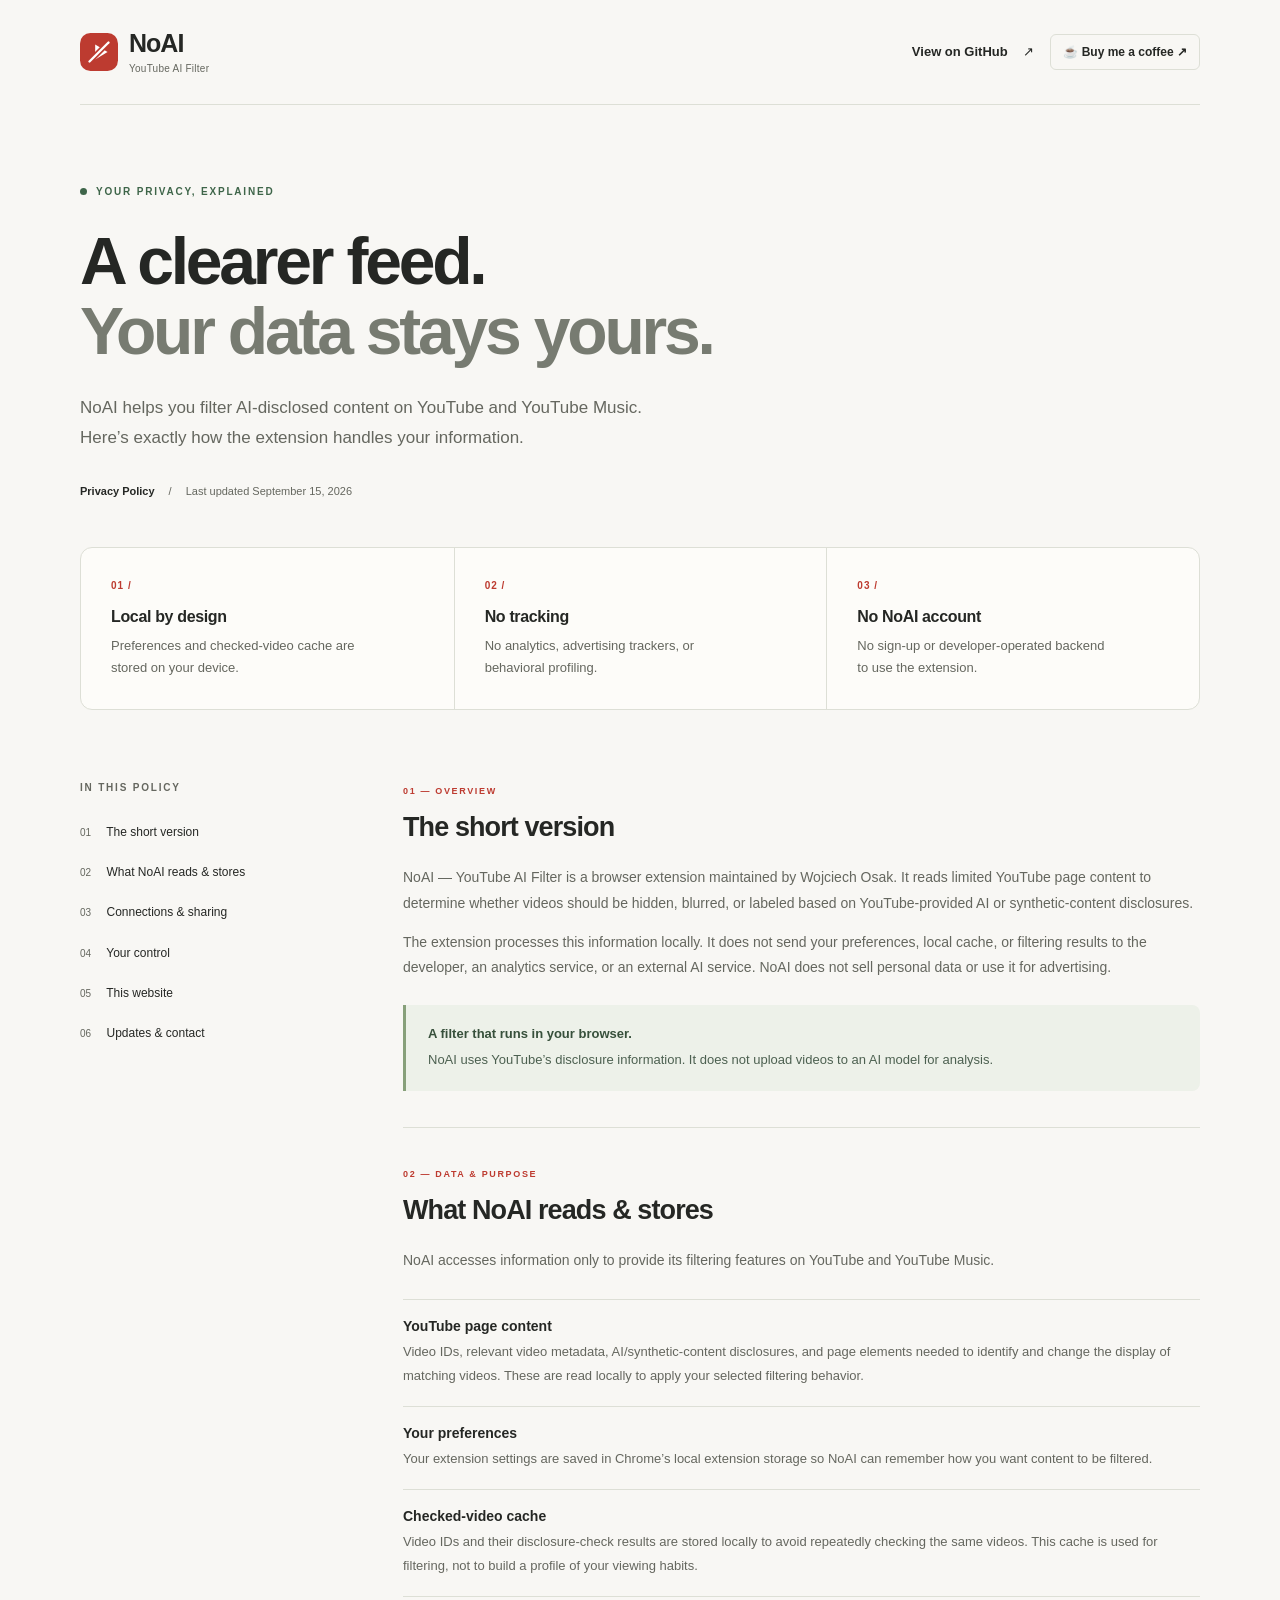
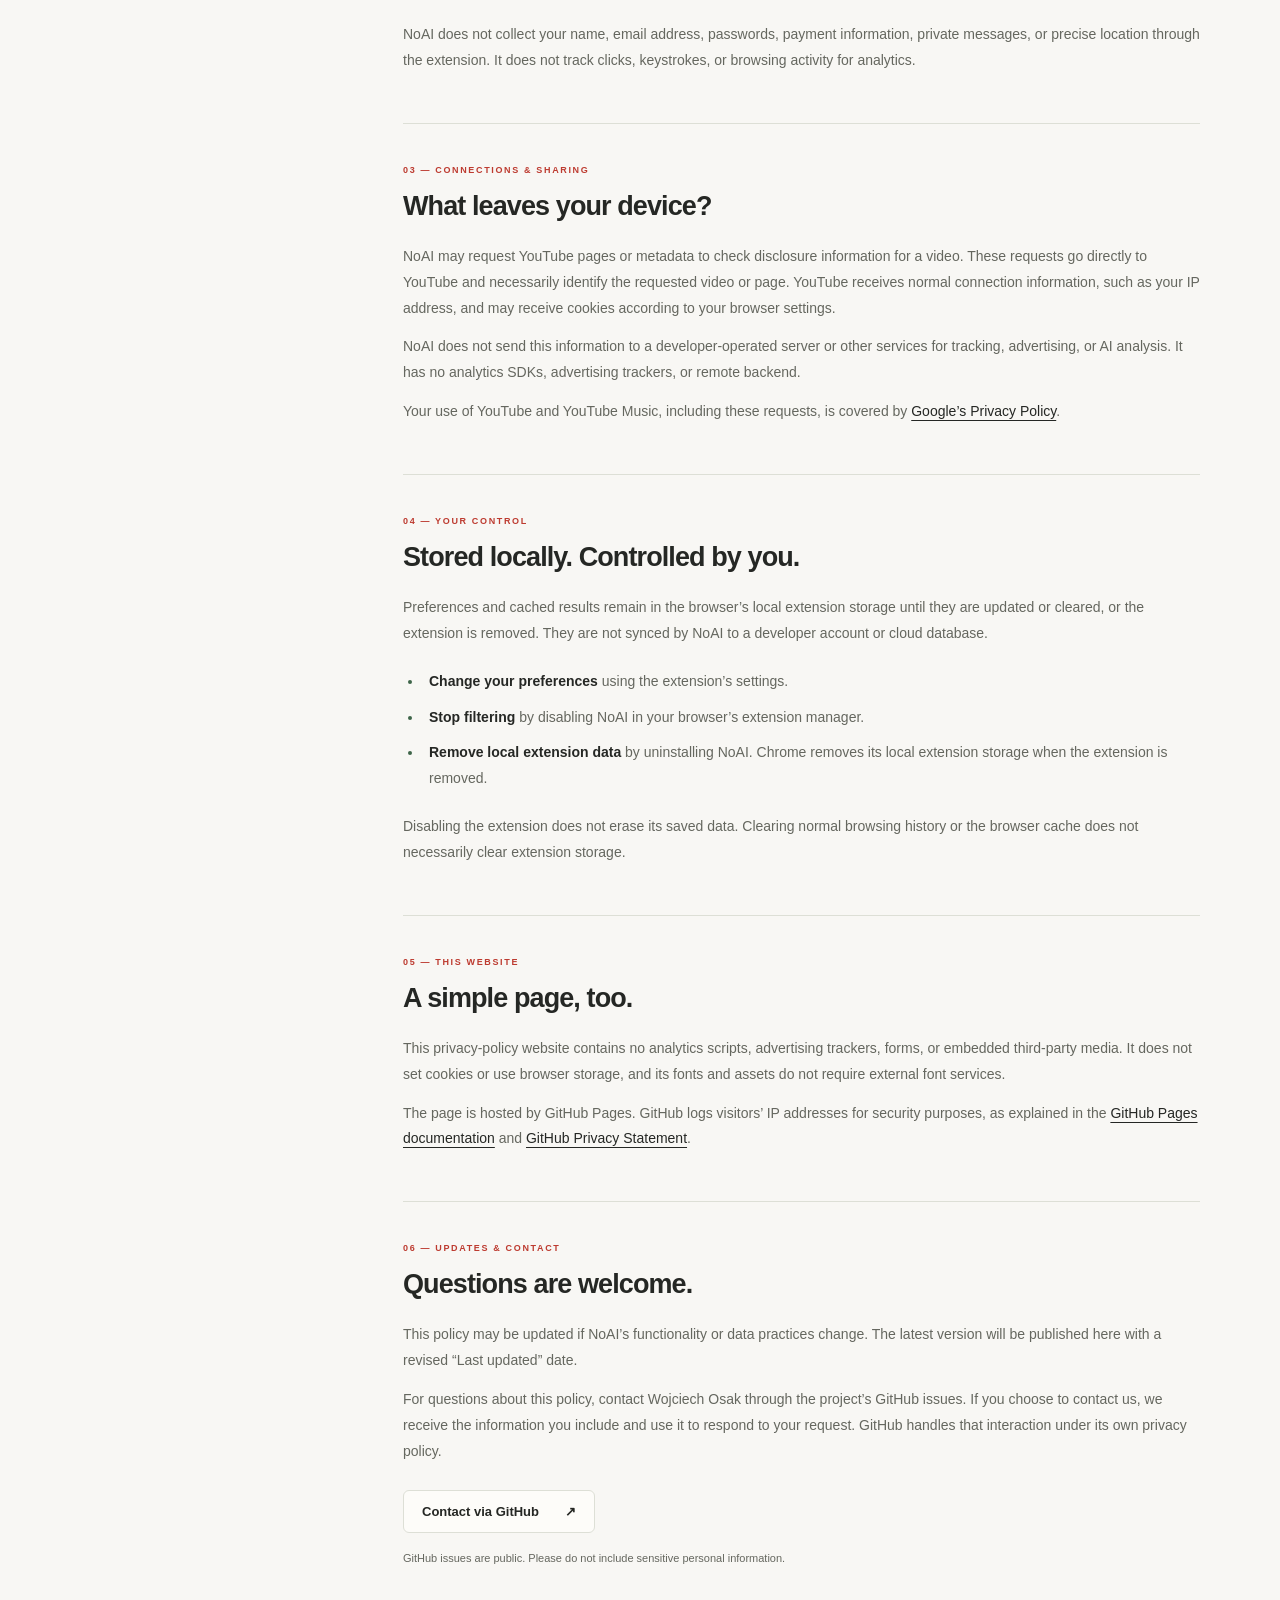
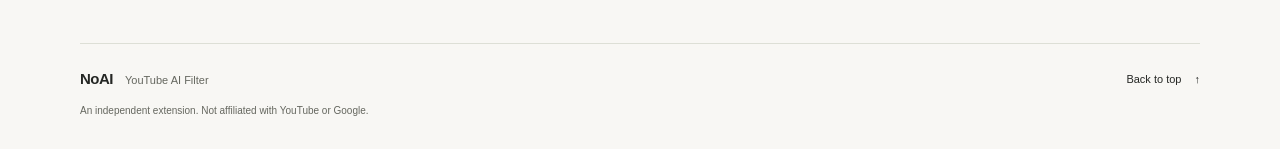
<file: index.html>
<!doctype html>
<html lang="en">
<head>
  <meta charset="utf-8">
  <meta name="viewport" content="width=device-width, initial-scale=1">
  <meta name="description" content="Privacy policy for NoAI — YouTube AI Filter. Learn what the extension reads, what stays on your device, and how to remove your local data.">
  <meta name="theme-color" content="#f8f7f4">
  <meta property="og:type" content="website">
  <meta property="og:title" content="Privacy Policy · NoAI — YouTube AI Filter">
  <meta property="og:description" content="Local filtering. No analytics. Your preferences stay on your device.">
  <meta property="og:url" content="https://wojciechosak.github.io/NoAI---YouTube-AI-Filter/">
  <link rel="canonical" href="https://wojciechosak.github.io/NoAI---YouTube-AI-Filter/">
  <link rel="icon" type="image/svg+xml" href="favicon.svg">
  <link rel="stylesheet" href="styles.css">
  <title>Privacy Policy · NoAI — YouTube AI Filter</title>
</head>
<body>
  <a class="skip-link" href="#policy">Skip to privacy policy</a>
  <div class="shell">
    <header class="site-header" id="top">
      <a class="brand" href="./" aria-label="NoAI home">
        <img src="favicon.svg" width="38" height="38" alt="">
        <span>NoAI<span class="brand-detail">YouTube AI Filter</span></span>
      </a>
      <div class="header-links">
        <a class="repository-link" href="https://github.com/WojciechOsak/NoAI---YouTube-AI-Filter">View on GitHub <span aria-hidden="true">↗</span></a>
        <a class="coffee-link" href="https://buymeacoffee.com/osakwojcie1" target="_blank" rel="noopener noreferrer">☕ Buy me a coffee <span aria-hidden="true">↗</span></a>
      </div>
    </header>

    <main id="policy">
      <section class="hero" aria-labelledby="page-title">
        <p class="eyebrow"><span class="status-dot" aria-hidden="true"></span> YOUR PRIVACY, EXPLAINED</p>
        <h1 id="page-title">A clearer feed.<br><span>Your data stays yours.</span></h1>
        <p class="hero-description">NoAI helps you filter AI-disclosed content on YouTube and YouTube Music. Here’s exactly how the extension handles your information.</p>
        <div class="policy-meta"><span>Privacy Policy</span><span aria-hidden="true">/</span><span>Last updated <time datetime="2026-09-15">September 15, 2026</time></span></div>
      </section>

      <section class="highlights" aria-label="Privacy at a glance">
        <div><span class="highlight-number" aria-hidden="true">01 /</span><h2>Local by design</h2><p>Preferences and checked-video cache are stored on your device.</p></div>
        <div><span class="highlight-number" aria-hidden="true">02 /</span><h2>No tracking</h2><p>No analytics, advertising trackers, or behavioral profiling.</p></div>
        <div><span class="highlight-number" aria-hidden="true">03 /</span><h2>No NoAI account</h2><p>No sign-up or developer-operated backend to use the extension.</p></div>
      </section>

      <div class="policy-layout">
        <aside>
          <nav class="contents" aria-label="Policy sections">
            <p class="eyebrow">IN THIS POLICY</p>
            <a href="#overview"><span>01</span> The short version</a>
            <a href="#data"><span>02</span> What NoAI reads & stores</a>
            <a href="#connections"><span>03</span> Connections & sharing</a>
            <a href="#control"><span>04</span> Your control</a>
            <a href="#website"><span>05</span> This website</a>
            <a href="#contact"><span>06</span> Updates & contact</a>
          </nav>
        </aside>

        <div class="policy-body">
          <section id="overview" aria-labelledby="overview-title">
            <span class="section-number">01 — OVERVIEW</span>
            <h2 id="overview-title">The short version</h2>
            <p>NoAI — YouTube AI Filter is a browser extension maintained by Wojciech Osak. It reads limited YouTube page content to determine whether videos should be hidden, blurred, or labeled based on YouTube-provided AI or synthetic-content disclosures.</p>
            <p>The extension processes this information locally. It does not send your preferences, local cache, or filtering results to the developer, an analytics service, or an external AI service. NoAI does not sell personal data or use it for advertising.</p>
            <div class="note"><strong>A filter that runs in your browser.</strong><p>NoAI uses YouTube’s disclosure information. It does not upload videos to an AI model for analysis.</p></div>
          </section>

          <section id="data" aria-labelledby="data-title">
            <span class="section-number">02 — DATA & PURPOSE</span>
            <h2 id="data-title">What NoAI reads & stores</h2>
            <p>NoAI accesses information only to provide its filtering features on YouTube and YouTube Music.</p>
            <dl class="data-list">
              <div><dt>YouTube page content</dt><dd>Video IDs, relevant video metadata, AI/synthetic-content disclosures, and page elements needed to identify and change the display of matching videos. These are read locally to apply your selected filtering behavior.</dd></div>
              <div><dt>Your preferences</dt><dd>Your extension settings are saved in Chrome’s local extension storage so NoAI can remember how you want content to be filtered.</dd></div>
              <div><dt>Checked-video cache</dt><dd>Video IDs and their disclosure-check results are stored locally to avoid repeatedly checking the same videos. This cache is used for filtering, not to build a profile of your viewing habits.</dd></div>
            </dl>
            <p>NoAI does not collect your name, email address, passwords, payment information, private messages, or precise location through the extension. It does not track clicks, keystrokes, or browsing activity for analytics.</p>
          </section>

          <section id="connections" aria-labelledby="connections-title">
            <span class="section-number">03 — CONNECTIONS & SHARING</span>
            <h2 id="connections-title">What leaves your device?</h2>
            <p>NoAI may request YouTube pages or metadata to check disclosure information for a video. These requests go directly to YouTube and necessarily identify the requested video or page. YouTube receives normal connection information, such as your IP address, and may receive cookies according to your browser settings.</p>
            <p>NoAI does not send this information to a developer-operated server or other services for tracking, advertising, or AI analysis. It has no analytics SDKs, advertising trackers, or remote backend.</p>
            <p>Your use of YouTube and YouTube Music, including these requests, is covered by <a href="https://policies.google.com/privacy">Google’s Privacy Policy</a>.</p>
          </section>

          <section id="control" aria-labelledby="control-title">
            <span class="section-number">04 — YOUR CONTROL</span>
            <h2 id="control-title">Stored locally. Controlled by you.</h2>
            <p>Preferences and cached results remain in the browser’s local extension storage until they are updated or cleared, or the extension is removed. They are not synced by NoAI to a developer account or cloud database.</p>
            <ul class="control-list">
              <li><strong>Change your preferences</strong> using the extension’s settings.</li>
              <li><strong>Stop filtering</strong> by disabling NoAI in your browser’s extension manager.</li>
              <li><strong>Remove local extension data</strong> by uninstalling NoAI. Chrome removes its local extension storage when the extension is removed.</li>
            </ul>
            <p>Disabling the extension does not erase its saved data. Clearing normal browsing history or the browser cache does not necessarily clear extension storage.</p>
          </section>

          <section id="website" aria-labelledby="website-title">
            <span class="section-number">05 — THIS WEBSITE</span>
            <h2 id="website-title">A simple page, too.</h2>
            <p>This privacy-policy website contains no analytics scripts, advertising trackers, forms, or embedded third-party media. It does not set cookies or use browser storage, and its fonts and assets do not require external font services.</p>
            <p>The page is hosted by GitHub Pages. GitHub logs visitors’ IP addresses for security purposes, as explained in the <a href="https://docs.github.com/en/pages/getting-started-with-github-pages/what-is-github-pages#data-collection">GitHub Pages documentation</a> and <a href="https://docs.github.com/en/site-policy/privacy-policies/github-general-privacy-statement">GitHub Privacy Statement</a>.</p>
          </section>

          <section id="contact" aria-labelledby="contact-title">
            <span class="section-number">06 — UPDATES & CONTACT</span>
            <h2 id="contact-title">Questions are welcome.</h2>
            <p>This policy may be updated if NoAI’s functionality or data practices change. The latest version will be published here with a revised “Last updated” date.</p>
            <p>For questions about this policy, contact Wojciech Osak through the project’s GitHub issues. If you choose to contact us, we receive the information you include and use it to respond to your request. GitHub handles that interaction under its own privacy policy.</p>
            <a class="contact-link" href="https://github.com/WojciechOsak/NoAI---YouTube-AI-Filter/issues">Contact via GitHub <span aria-hidden="true">↗</span></a>
            <p class="small-print">GitHub issues are public. Please do not include sensitive personal information.</p>
          </section>
        </div>
      </div>
    </main>

    <footer><p><strong>NoAI</strong><span>YouTube AI Filter</span></p><a href="#top">Back to top <span aria-hidden="true">↑</span></a><p class="footer-note">An independent extension. Not affiliated with YouTube or Google.</p></footer>
  </div>
</body>
</html>
</file>
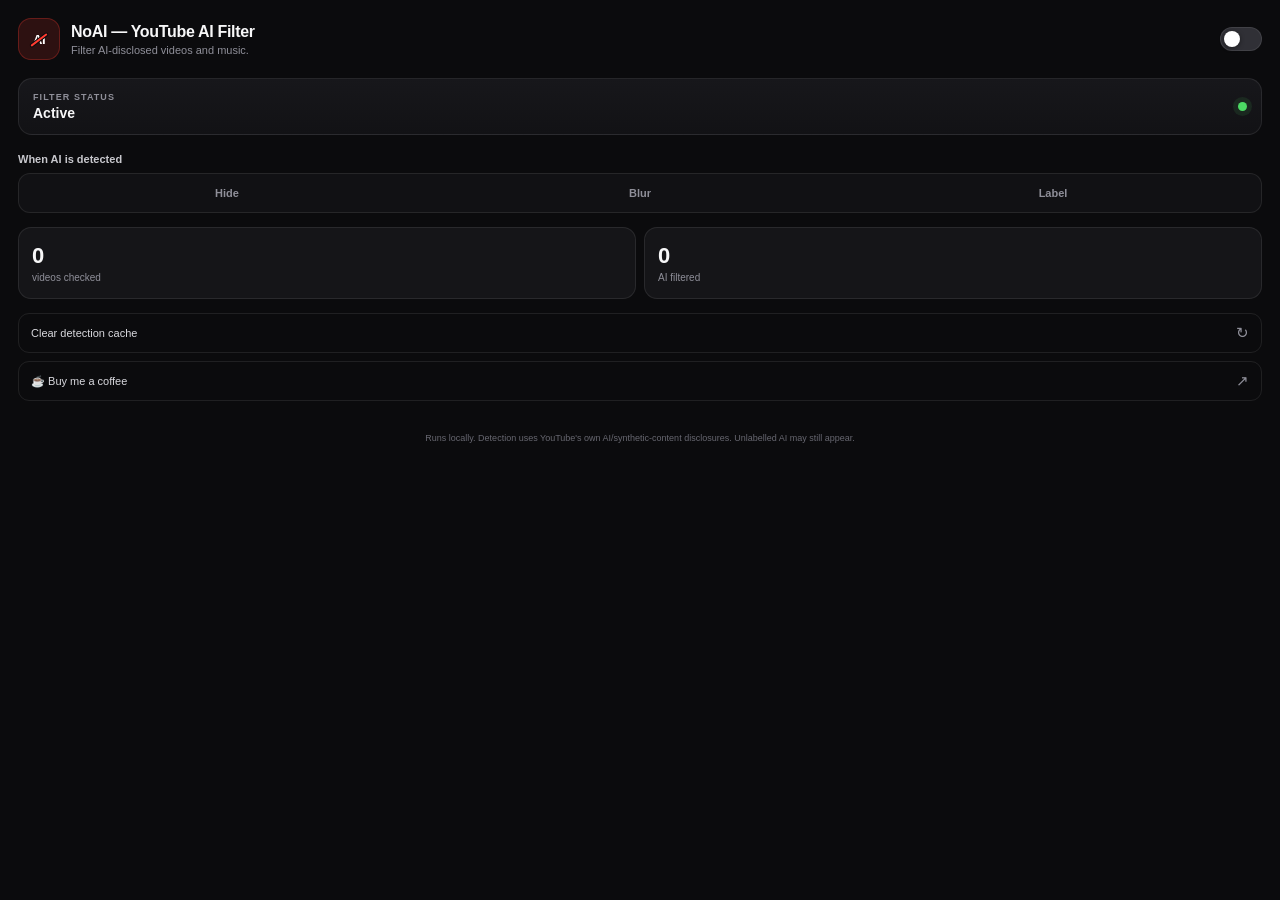
<file: extension/popup.html>
<!doctype html>
<html>
<head>
  <meta charset="utf-8">
  <meta name="viewport" content="width=device-width, initial-scale=1">
  <title>NoAI — YouTube AI Filter</title>
  <link rel="stylesheet" href="popup.css">
</head>
<body>
  <main>
    <header class="hero">
      <div class="brand-mark"><span>AI</span></div>
      <div class="brand-copy">
        <h1>NoAI — YouTube AI Filter</h1>
        <p>Filter AI-disclosed videos and music.</p>
      </div>
      <label class="switch" aria-label="Enable filtering">
        <input id="enabled" type="checkbox">
        <span class="switch-track"></span>
      </label>
    </header>

    <section class="status-card">
      <div>
        <span class="eyebrow">FILTER STATUS</span>
        <strong id="filterState">Active</strong>
      </div>
      <span class="live-dot" aria-hidden="true"></span>
    </section>

    <section class="section">
      <div class="section-heading">
        <span>When AI is detected</span>
      </div>
      <div class="segmented" id="mode" role="radiogroup" aria-label="Filter mode">
        <button type="button" data-mode="hide">Hide</button>
        <button type="button" data-mode="blur">Blur</button>
        <button type="button" data-mode="label">Label</button>
      </div>
    </section>

    <section class="stats">
      <article>
        <span class="stat-number" id="checked">0</span>
        <span class="stat-label">videos checked</span>
      </article>
      <article>
        <span class="stat-number" id="ai">0</span>
        <span class="stat-label">AI filtered</span>
      </article>
    </section>

    <button id="clear" class="secondary" type="button">
      <span>Clear detection cache</span>
      <span class="chevron">↻</span>
    </button>

    <a class="secondary coffee" href="https://buymeacoffee.com/osakwojcie1" target="_blank" rel="noopener noreferrer">
      <span>☕ Buy me a coffee</span>
      <span class="chevron" aria-hidden="true">↗</span>
    </a>

    <p id="status" class="status" aria-live="polite"></p>
    <p class="note">Runs locally. Detection uses YouTube's own AI/synthetic-content disclosures. Unlabelled AI may still appear.</p>
  </main>
  <script src="popup.js"></script>
</body>
</html>
</file>
<file: styles.css>
:root{color-scheme:light;--paper:#f8f7f4;--ink:#252724;--muted:#65675f;--line:#dddfd6;--accent:#bd3b30;--green:#3e6549;--soft-green:#edf1e9;--font:-apple-system,BlinkMacSystemFont,"Segoe UI",Arial,sans-serif}
*{box-sizing:border-box}
html{scroll-behavior:smooth;scroll-padding-top:32px}
body{margin:0;background:var(--paper);color:var(--ink);font-family:var(--font);-webkit-font-smoothing:antialiased}
::selection{background:#dbe5d2;color:var(--ink)}
a{color:inherit;text-underline-offset:4px;text-decoration-thickness:1px}
a:hover{color:var(--accent)}
a:focus-visible{outline:3px solid var(--accent);outline-offset:6px;border-radius:3px}
.shell{width:min(1120px,calc(100% - 96px));margin:auto}
.skip-link{position:absolute;top:12px;left:12px;transform:translateY(-160%);background:var(--ink);color:white;padding:14px;z-index:5}
.skip-link:focus{transform:none}
.site-header{display:flex;align-items:center;justify-content:space-between;gap:20px;flex-wrap:wrap;padding:30px 0;border-bottom:1px solid var(--line)}
.brand{display:flex;align-items:center;gap:11px;text-decoration:none;font-size:25px;font-weight:780;letter-spacing:-1px;line-height:1.1}
.brand-detail{display:block;font-size:10px;font-weight:500;letter-spacing:.25px;margin-top:5px;color:var(--muted)}
.header-links{display:flex;align-items:center;justify-content:flex-end;gap:16px;flex-wrap:wrap}
.repository-link{font-size:13px;text-decoration:none;font-weight:550}
.repository-link span{margin-left:12px}
.coffee-link{border:1px solid var(--line);border-radius:6px;padding:10px 12px;text-decoration:none;font-size:12px;font-weight:600;white-space:nowrap}
.coffee-link:hover{border-color:var(--accent)}
.hero{padding:79px 0 46px;max-width:850px}
.eyebrow{font-size:10px;font-weight:700;letter-spacing:1.8px;line-height:1.6}
.hero .eyebrow{display:flex;align-items:center;gap:9px;color:var(--green);margin:0 0 26px}
.status-dot{width:7px;height:7px;border-radius:50%;background:var(--green)}
h1{font-size:clamp(42px,5.2vw,66px);line-height:1.07;letter-spacing:-3.2px;font-weight:650;margin:0 0 26px}
h1 span{color:#777b71}
.hero-description{font-size:17px;line-height:1.8;max-width:595px;color:var(--muted);margin:0}
.policy-meta{display:flex;gap:14px;flex-wrap:wrap;margin-top:29px;font-size:11px;color:var(--muted);line-height:1.6}
.policy-meta>span:first-child{font-weight:650;color:var(--ink)}
.highlights{display:grid;grid-template-columns:repeat(3,1fr);border:1px solid var(--line);border-radius:12px;background:#fdfcf9;margin-bottom:70px;overflow:hidden}
.highlights>div{padding:27px 30px 29px}
.highlights>div+div{border-left:1px solid var(--line)}
.highlight-number{color:var(--accent);font-size:10px;font-weight:650;letter-spacing:1px}
.highlights h2{font-size:16px;letter-spacing:-.35px;margin:15px 0 9px;font-weight:650}
.highlights p{font-size:13px;line-height:1.75;color:var(--muted);margin:0;max-width:255px}
.policy-layout{display:grid;grid-template-columns:255px minmax(0,1fr);gap:68px}
.contents{position:sticky;top:38px;display:flex;flex-direction:column;gap:7px}
.contents .eyebrow{color:var(--muted);margin:0 0 13px}
.contents a{font-size:12px;line-height:1.6;text-decoration:none;padding:7px 0}
.contents a span{font-size:10px;margin-right:12px;color:var(--muted);font-variant-numeric:tabular-nums}
.policy-body section{padding:0 0 36px;margin:0 0 35px;border-bottom:1px solid var(--line)}
.policy-body section:last-child{border:0;margin-bottom:27px}
.section-number{font-size:9px;font-weight:700;letter-spacing:1.65px;color:var(--accent)}
.policy-body h2{font-size:27px;font-weight:600;letter-spacing:-.9px;line-height:1.25;margin:13px 0 20px}
.policy-body p,.policy-body li,.policy-body dd{font-size:14px;line-height:1.85;color:var(--muted)}
.policy-body p{margin:13px 0}
.policy-body a{color:var(--ink)}
.policy-body a:hover{color:var(--accent)}
.note{background:var(--soft-green);border-left:3px solid #87a07a;border-radius:0 8px 8px 0;padding:19px 22px;margin-top:24px}
.note strong{font-size:13px;font-weight:650;color:#37503b}
.note p{font-size:13px;margin:6px 0 0;color:#4c6050}
.data-list{margin:25px 0}
.data-list>div{padding:18px 0;border-bottom:1px solid var(--line)}
.data-list>div:first-child{border-top:1px solid var(--line)}
.data-list dt{font-size:14px;font-weight:650;margin-bottom:6px}
.data-list dd{margin:0;font-size:13px}
.control-list{padding-left:20px;margin:22px 0}
.control-list li{padding-left:6px;margin:10px 0}
.control-list li::marker{color:var(--green)}
.control-list strong{color:var(--ink);font-weight:600}
.policy-body .contact-link{display:inline-flex;gap:26px;align-items:center;border:1px solid var(--line);border-radius:6px;background:#fdfcf9;padding:13px 18px;text-decoration:none;font-size:13px;font-weight:600;margin:12px 0 3px}
.contact-link:hover{border-color:var(--accent)}
.policy-body .small-print{font-size:11px;line-height:1.7}
footer{border-top:1px solid var(--line);padding:26px 0 30px;display:flex;flex-wrap:wrap;align-items:center;justify-content:space-between;gap:16px}
footer p{margin:0;font-size:12px}
footer strong{font-size:15px;letter-spacing:-.5px}
footer p span{color:var(--muted);margin-left:12px;font-size:11px}
footer a{text-decoration:none;font-size:11px}
footer a span{margin-left:10px}
footer .footer-note{flex-basis:100%;color:var(--muted);font-size:10px;line-height:1.6}
@media(min-width:1500px){.hero{padding-top:95px}}
@media(max-width:850px){.shell{width:calc(100% - 48px)}.policy-layout{grid-template-columns:190px minmax(0,1fr);gap:30px}.highlights>div{padding:23px 20px}.hero{padding-top:60px}.contents a{font-size:11px}h1{letter-spacing:-2px}}
@media(max-width:640px){.shell{width:calc(100% - 40px)}.site-header{padding:22px 0}.repository-link{font-size:11px}.repository-link span{margin-left:3px}.hero{padding:48px 0 32px}h1{font-size:40px;letter-spacing:-1.9px;line-height:1.12}.hero-description{font-size:15px}.hero .eyebrow{font-size:9px;margin-bottom:23px}.policy-meta{font-size:10px;gap:10px}.highlights{grid-template-columns:1fr;margin-bottom:35px}.highlights>div{padding:21px 24px;display:grid;grid-template-columns:33px 1fr;column-gap:5px}.highlights>div+div{border-left:0;border-top:1px solid var(--line)}.highlight-number{grid-row:1/3;padding-top:3px}.highlights h2{margin:0 0 6px;font-size:15px}.highlights p{max-width:none;grid-column:2;font-size:12px}.policy-layout{grid-template-columns:1fr;gap:37px}.contents{position:static;display:grid;grid-template-columns:1fr 1fr;gap:5px 14px;padding-bottom:27px;border-bottom:1px solid var(--line)}.contents .eyebrow{grid-column:1/-1;margin-bottom:9px}.contents a{font-size:10px;padding:6px 0}.contents a span{margin-right:6px}.policy-body h2{font-size:25px}.policy-body section{padding-bottom:27px;margin-bottom:27px}.policy-body p,.policy-body li{font-size:14px}.note{padding:17px 18px}footer{padding-top:23px}}
@media(prefers-reduced-motion:reduce){html{scroll-behavior:auto}}
@media print{body{background:white}.shell{width:100%}.site-header{padding-top:0}.hero{padding:30px 0}h1{font-size:36px}.hero-description{max-width:none}.highlights{margin-bottom:30px}.policy-layout{display:block}.policy-layout aside,.repository-link,.contact-link,footer a,.skip-link{display:none}.policy-body section{break-inside:avoid}.policy-body p,.policy-body li,.policy-body dd{color:#333}.policy-body h2{font-size:23px}}
</file>
<file: extension/popup.css>
:root {
  color-scheme: dark;
  font-family: Inter, ui-sans-serif, -apple-system, BlinkMacSystemFont, "Segoe UI", sans-serif;
  --bg: #0b0b0d;
  --panel: #151518;
  --panel-2: #1a1a1f;
  --line: rgba(255,255,255,.085);
  --text: #f7f7f8;
  --muted: #8f8f99;
  --accent: #ff3b30;
  --accent-soft: rgba(255,59,48,.14);
}

* { box-sizing: border-box; }
body { margin: 0; min-width: 360px; background: var(--bg); color: var(--text); }
main { padding: 18px; }

.hero { display: grid; grid-template-columns: 42px 1fr auto; align-items: center; gap: 11px; margin-bottom: 18px; }
.brand-mark { width: 42px; height: 42px; display: grid; place-items: center; border-radius: 13px; background: var(--accent-soft); border: 1px solid rgba(255,59,48,.28); }
.brand-mark span { position: relative; font-size: 13px; font-weight: 800; letter-spacing: -.04em; color: #fff; }
.brand-mark span::after { content: ""; position: absolute; left: -4px; right: -4px; top: 50%; height: 2px; background: var(--accent); transform: rotate(-37deg); border-radius: 2px; box-shadow: 0 0 0 1px var(--bg); }
.brand-copy h1 { margin: 0; font-size: 16px; letter-spacing: -.02em; }
.brand-copy p { margin: 3px 0 0; color: var(--muted); font-size: 11px; }

.switch { position: relative; width: 42px; height: 24px; }
.switch input { position: absolute; opacity: 0; pointer-events: none; }
.switch-track { position: absolute; inset: 0; border-radius: 999px; background: #303036; border: 1px solid var(--line); transition: .18s ease; cursor: pointer; }
.switch-track::after { content: ""; position: absolute; top: 3px; left: 3px; width: 16px; height: 16px; border-radius: 50%; background: #fff; transition: .18s ease; box-shadow: 0 1px 5px rgba(0,0,0,.45); }
.switch input:checked + .switch-track { background: var(--accent); }
.switch input:checked + .switch-track::after { transform: translateX(18px); }

.status-card { display: flex; align-items: center; justify-content: space-between; padding: 13px 14px; border: 1px solid var(--line); border-radius: 14px; background: linear-gradient(180deg, #17171b, #121215); }
.status-card > div { display: flex; flex-direction: column; gap: 3px; }
.eyebrow { color: var(--muted); font-size: 9px; font-weight: 700; letter-spacing: .12em; }
.status-card strong { font-size: 14px; }
.live-dot { width: 9px; height: 9px; border-radius: 50%; background: #4cd964; box-shadow: 0 0 0 5px rgba(76,217,100,.10); }
.is-paused .live-dot { background: #6d6d75; box-shadow: 0 0 0 5px rgba(255,255,255,.05); }

.section { margin-top: 18px; }
.section-heading { margin-bottom: 8px; color: #c8c8cd; font-size: 11px; font-weight: 600; }
.segmented { display: grid; grid-template-columns: repeat(3, 1fr); gap: 5px; padding: 4px; border-radius: 12px; background: #111114; border: 1px solid var(--line); }
.segmented button { appearance: none; border: 0; border-radius: 9px; padding: 9px 8px; background: transparent; color: var(--muted); font: inherit; font-size: 11px; font-weight: 700; cursor: pointer; transition: .15s ease; }
.segmented button:hover { color: #fff; }
.segmented button.active { background: #242429; color: #fff; box-shadow: inset 0 0 0 1px rgba(255,255,255,.05); }

.stats { display: grid; grid-template-columns: 1fr 1fr; gap: 8px; margin: 14px 0; }
.stats article { min-height: 72px; display: flex; flex-direction: column; justify-content: center; padding: 12px 13px; border-radius: 13px; background: var(--panel); border: 1px solid var(--line); }
.stat-number { font-size: 22px; font-weight: 750; letter-spacing: -.04em; }
.stat-label { margin-top: 3px; color: var(--muted); font-size: 10px; }

.secondary { width: 100%; display: flex; justify-content: space-between; align-items: center; border: 1px solid var(--line); border-radius: 11px; background: transparent; color: #d9d9de; padding: 10px 12px; font: inherit; font-size: 11px; cursor: pointer; }
.secondary:hover { background: rgba(255,255,255,.035); }
.secondary:disabled { opacity: .55; cursor: default; }
.coffee { margin-top: 8px; text-decoration: none; }
.chevron { color: var(--muted); font-size: 15px; }
.status { min-height: 14px; margin: 7px 0 0; color: #a9a9b1; text-align: center; font-size: 10px; }
.note { margin: 10px 2px 0; color: #676770; font-size: 9px; line-height: 1.45; text-align: center; }
</file>
